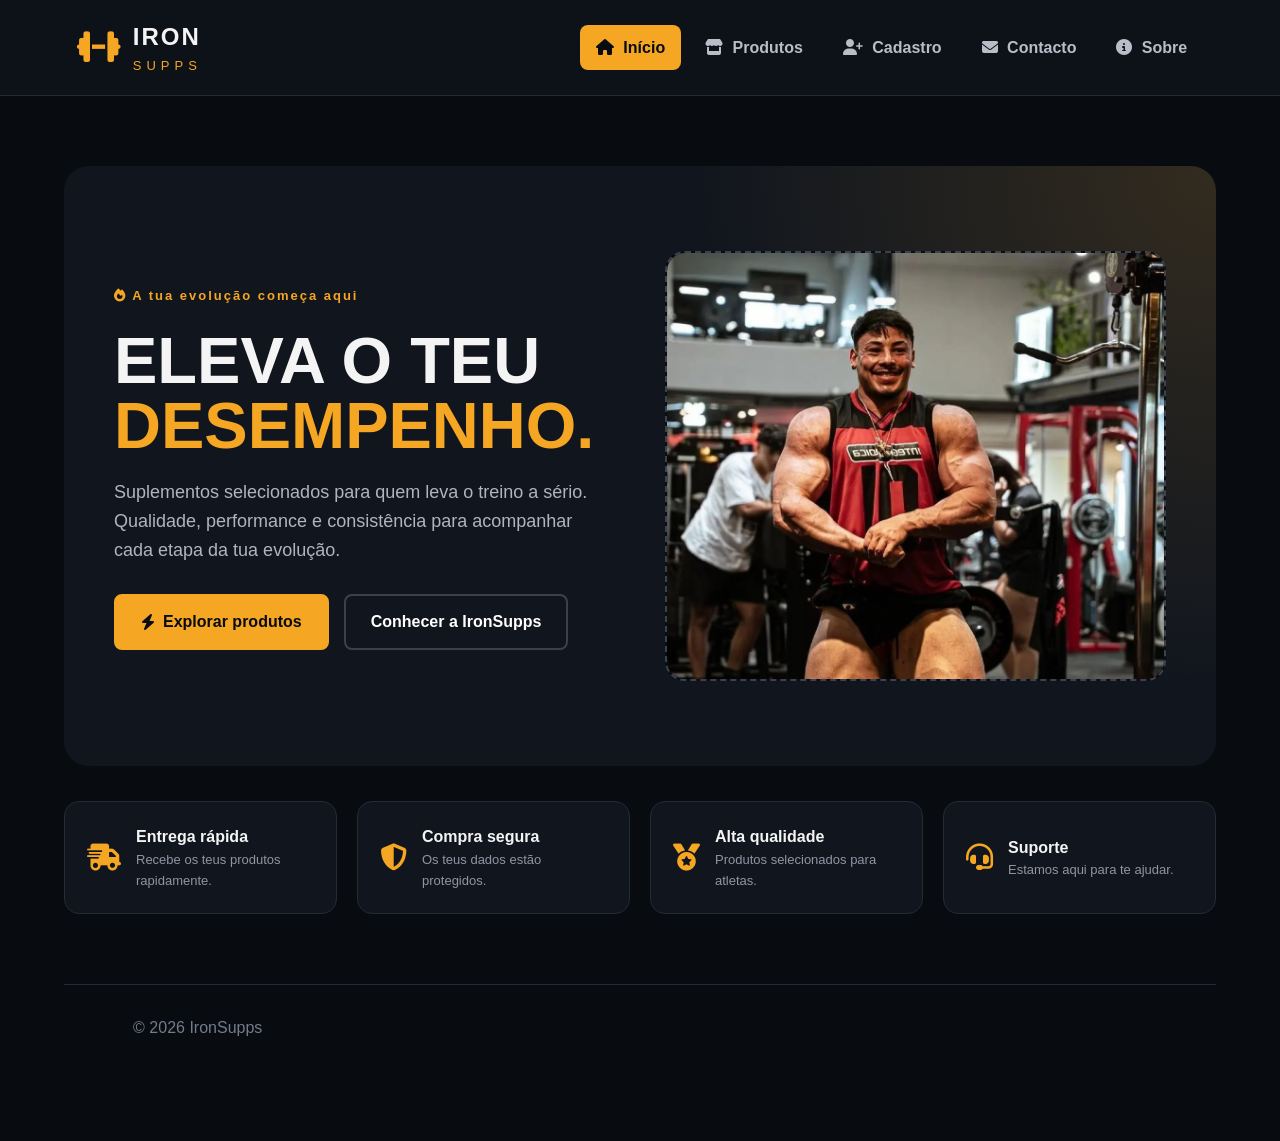
<file: index.html>
<!DOCTYPE html>
<html lang="pt">
<head>
    <meta charset="UTF-8">
    <meta name="viewport" content="width=device-width, initial-scale=1.0">

    <title>IronSupps | Suplementos Esportivos</title>

    <link rel="stylesheet"
          href="https://cdnjs.cloudflare.com/ajax/libs/font-awesome/6.5.2/css/all.min.css">

    <link rel="stylesheet" href="projecto.css">
</head>

<body>

<header class="header">

    <a href="index.html" class="logo">
        <i class="fa-solid fa-dumbbell"></i>

        <div>
            <span class="logo-main">IRON</span>
            <span class="logo-sub">SUPPS</span>
        </div>
    </a>

    <nav class="navbar">

        <a href="index.html" class="nav-btn active">
            <i class="fa-solid fa-house"></i>
            Início
        </a>

        <a href="produtos.html" class="nav-btn">
            <i class="fa-solid fa-store"></i>
            Produtos
        </a>

        <a href="cadastro.html" class="nav-btn">
            <i class="fa-solid fa-user-plus"></i>
            Cadastro
        </a>

        <a href="contacto.html" class="nav-btn">
            <i class="fa-solid fa-envelope"></i>
            Contacto
        </a>

        <a href="sobre.html" class="nav-btn">
            <i class="fa-solid fa-circle-info"></i>
            Sobre
        </a>

    </nav>

</header>


<main>

    <!-- HERO -->

    <section class="hero">

        <div class="hero-content">

            <span class="hero-label">
                <i class="fa-solid fa-fire"></i>
                A tua evolução começa aqui
            </span>

            <h1>
                ELEVA O TEU
                <span>DESEMPENHO.</span>
            </h1>

            <p>
                Suplementos selecionados para quem leva o treino
                a sério. Qualidade, performance e consistência
                para acompanhar cada etapa da tua evolução.
            </p>

            <div class="hero-buttons">

                <a href="produtos.html" class="btn-primary">
                    <i class="fa-solid fa-bolt"></i>
                    Explorar produtos
                </a>

                <a href="sobre.html" class="btn-secondary">
                    Conhecer a IronSupps
                </a>

            </div>

        </div>


        <!-- ESPAÇO PARA FOTO PRINCIPAL -->

        <div class="hero-image">

            <img src="Projeto Dallas.jpeg"
                 alt="Imagem principal da IronSupps">

        </div>

    </section>


    <!-- BENEFÍCIOS -->

    <section class="benefits">

        <div class="benefit">
            <i class="fa-solid fa-truck-fast"></i>

            <div>
                <h3>Entrega rápida</h3>
                <p>Recebe os teus produtos rapidamente.</p>
            </div>
        </div>

        <div class="benefit">
            <i class="fa-solid fa-shield-halved"></i>

            <div>
                <h3>Compra segura</h3>
                <p>Os teus dados estão protegidos.</p>
            </div>
        </div>

        <div class="benefit">
            <i class="fa-solid fa-medal"></i>

            <div>
                <h3>Alta qualidade</h3>
                <p>Produtos selecionados para atletas.</p>
            </div>
        </div>

        <div class="benefit">
            <i class="fa-solid fa-headset"></i>

            <div>
                <h3>Suporte</h3>
                <p>Estamos aqui para te ajudar.</p>
            </div>
        </div>

    </section>

<footer class="footer">

    <div>
        © 2026 IronSupps
    </div>


</footer>

</body>
</html>
</file>
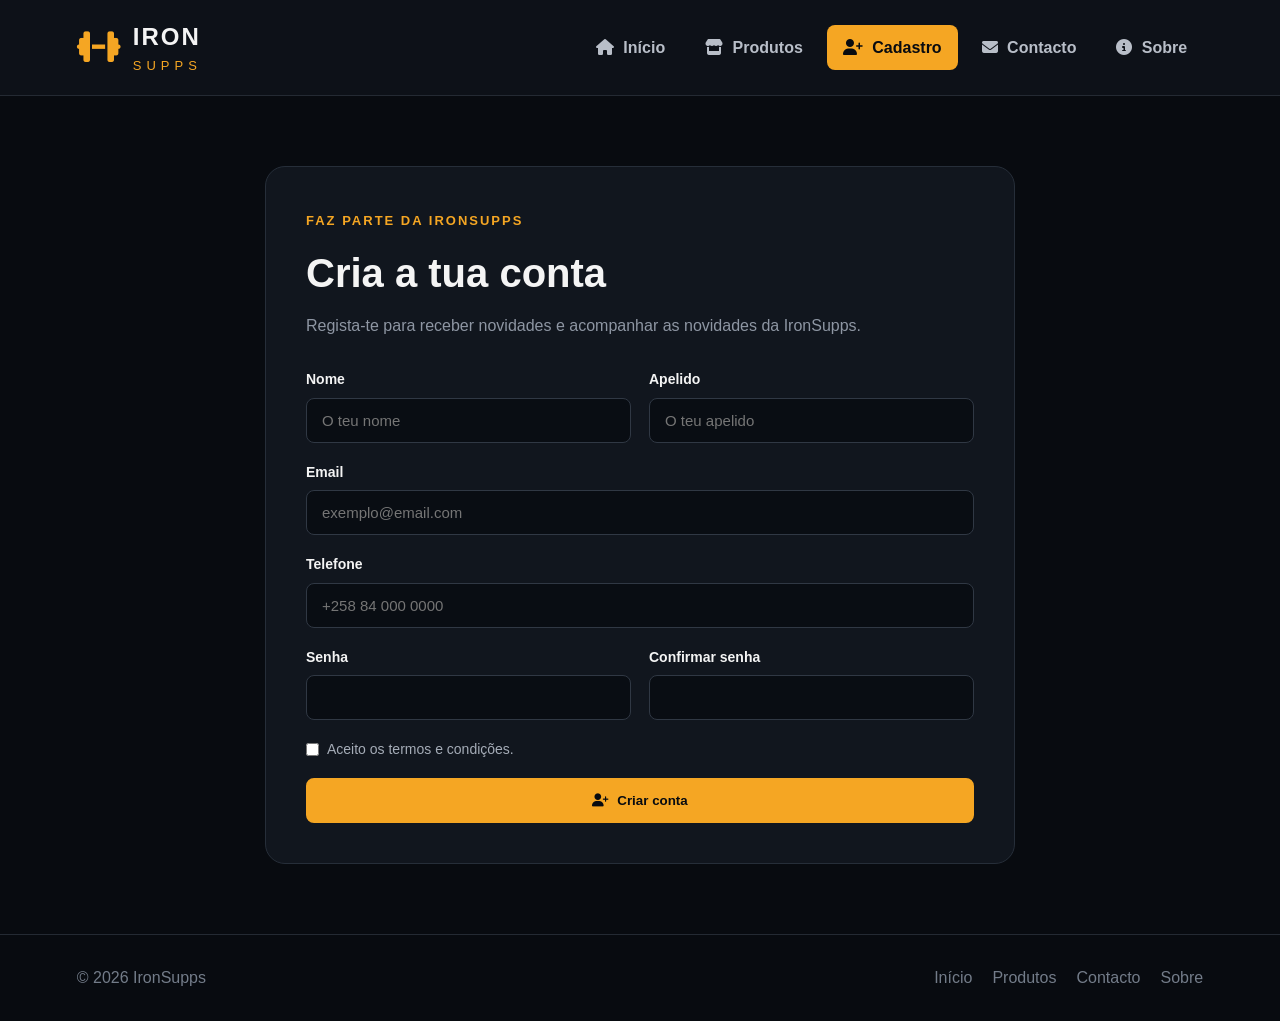
<file: cadastro.html>
<!DOCTYPE html>
<html lang="pt">

<head>

    <meta charset="UTF-8">
    <meta name="viewport" content="width=device-width, initial-scale=1.0">

    <title>Cadastro | IronSupps</title>

    <link rel="stylesheet"
          href="https://cdnjs.cloudflare.com/ajax/libs/font-awesome/6.5.2/css/all.min.css">

    <link rel="stylesheet" href="projecto.css">

</head>

<body>


<header class="header">

    <a href="index.html" class="logo">

        <i class="fa-solid fa-dumbbell"></i>

        <div>
            <span class="logo-main">IRON</span>
            <span class="logo-sub">SUPPS</span>
        </div>

    </a>


    <nav class="navbar">

        <a href="index.html" class="nav-btn">
            <i class="fa-solid fa-house"></i>
            Início
        </a>

        <a href="produtos.html" class="nav-btn">
            <i class="fa-solid fa-store"></i>
            Produtos
        </a>

        <a href="cadastro.html" class="nav-btn active">
            <i class="fa-solid fa-user-plus"></i>
            Cadastro
        </a>

        <a href="contacto.html" class="nav-btn">
            <i class="fa-solid fa-envelope"></i>
            Contacto
        </a>

        <a href="sobre.html" class="nav-btn">
            <i class="fa-solid fa-circle-info"></i>
            Sobre
        </a>

    </nav>

</header>


<main>

    <section class="form-section">

        <div class="form-intro">

            <span class="section-label">
                FAZ PARTE DA IRONSUPPS
            </span>

            <h1>
                Cria a tua conta
            </h1>

            <p>
                Regista-te para receber novidades e acompanhar
                as novidades da IronSupps.
            </p>

        </div>


        <form class="form">

            <div class="form-row">

                <div class="input-group">

                    <label>Nome</label>

                    <input
                        type="text"
                        required
                        placeholder="O teu nome">

                </div>


                <div class="input-group">

                    <label>Apelido</label>

                    <input
                        type="text"
                        required
                        placeholder="O teu apelido">

                </div>

            </div>


            <div class="input-group">

                <label>Email</label>

                <input
                    type="email"
                    required
                    placeholder="exemplo@email.com">

            </div>


            <div class="input-group">

                <label>Telefone</label>

                <input
                    type="tel"
                    required
                    placeholder="+258 84 000 0000">

            </div>


            <div class="form-row">

                <div class="input-group">

                    <label>Senha</label>

                    <input
                        type="password"
                        required
                        minlength="6">

                </div>


                <div class="input-group">

                    <label>Confirmar senha</label>

                    <input
                        type="password"
                        required
                        minlength="6">

                </div>

            </div>


            <label class="checkbox">

                <input type="checkbox" required>

                Aceito os termos e condições.

            </label>


            <button type="submit"
                    class="btn-primary full">

                <i class="fa-solid fa-user-plus"></i>

                Criar conta

            </button>

        </form>

    </section>

</main>


<footer class="footer">

    <div>© 2026 IronSupps</div>

    <div class="footer-links">

        <a href="index .html">Início</a>
        <a href="produtos.html">Produtos</a>
        <a href="contacto.html">Contacto</a>
        <a href="sobre.html">Sobre</a>

    </div>

</footer>

</body>
</html>
</file>
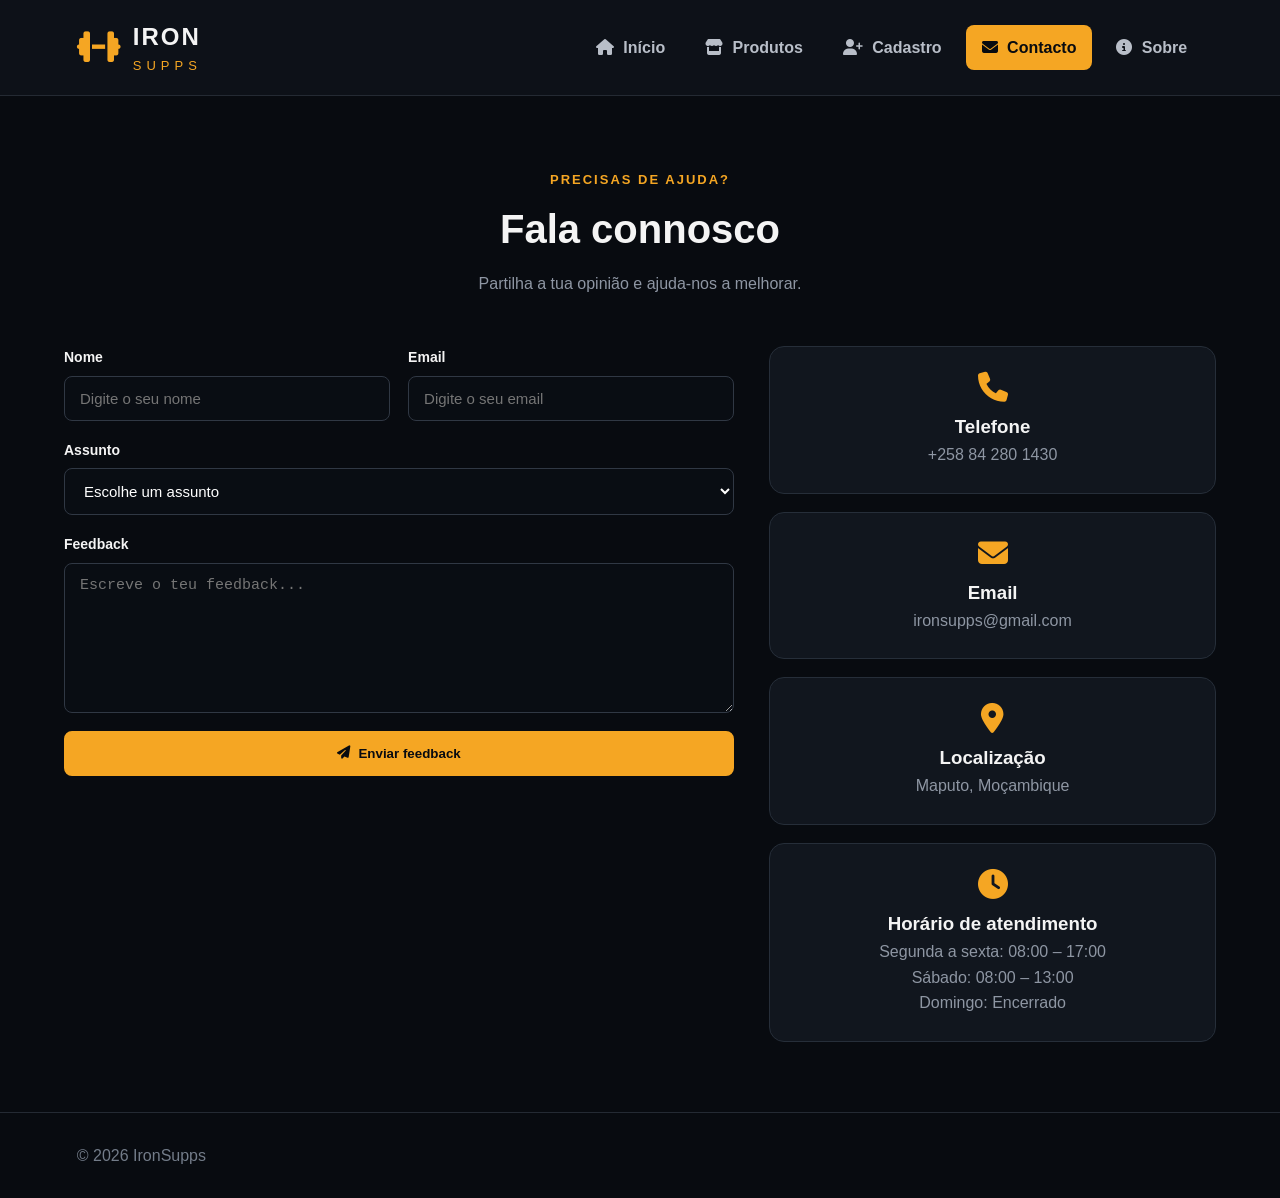
<file: contacto.html>
<!DOCTYPE html>
<html lang="pt">

<head>
    <meta charset="UTF-8">
    <meta name="viewport" content="width=device-width, initial-scale=1.0">

    <title>Contacto | IronSupps</title>

    
    <link rel="stylesheet"
          href="https://cdnjs.cloudflare.com/ajax/libs/font-awesome/6.5.2/css/all.min.css">

    
    <link rel="stylesheet" href="projecto.css">
</head>

<body>

    

    <header class="header">

        <a href="index.html" class="logo">

            <i class="fa-solid fa-dumbbell"></i>

            <div>
                <span class="logo-main">IRON</span>
                <span class="logo-sub">SUPPS</span>
            </div>

        </a>


        <nav class="navbar">

            <a href="index.html" class="nav-btn">
                <i class="fa-solid fa-house"></i>
                Início
            </a>

            <a href="produtos.html" class="nav-btn">
                <i class="fa-solid fa-store"></i>
                Produtos
            </a>

            <a href="cadastro.html" class="nav-btn">
                <i class="fa-solid fa-user-plus"></i>
                Cadastro
            </a>

            <a href="contacto.html" class="nav-btn active">
                <i class="fa-solid fa-envelope"></i>
                Contacto
            </a>

            <a href="sobre.html" class="nav-btn">
                <i class="fa-solid fa-circle-info"></i>
                Sobre
            </a>

        </nav>

    </header>


    

    <main>

        

        <section class="page-title">

            <span class="section-label">
                PRECISAS DE AJUDA?
            </span>

            <h1>
                Fala connosco
            </h1>

            <p>
                Partilha a tua opinião e ajuda-nos a melhorar.
            </p>

        </section>


        

        <section class="contact-layout">


            

            <form class="form" id="feedbackForm">

                <div class="form-row">

                    

                    <div class="input-group">

                        <label for="nome">
                            Nome
                        </label>

                        <input
                            type="text"
                            id="nome"
                            name="nome"
                            placeholder="Digite o seu nome"
                            required
                        >

                    </div>


                    

                    <div class="input-group">

                        <label for="email">
                            Email
                        </label>

                        <input
                            type="email"
                            id="email"
                            name="email"
                            placeholder="Digite o seu email"
                            required
                        >

                    </div>

                </div>


                

                <div class="input-group">

                    <label for="assunto">
                        Assunto
                    </label>

                    <select
                        id="assunto"
                        name="assunto"
                        required
                    >

                        <option value="">
                            Escolhe um assunto
                        </option>

                        <option value="Elogio">
                            Elogio
                        </option>

                        <option value="Sugestão">
                            Sugestão
                        </option>

                        <option value="Reclamação">
                            Reclamação
                        </option>

                        <option value="Outro">
                            Outro
                        </option>

                    </select>

                </div>


                

                <div class="input-group">

                    <label for="feedback">
                        Feedback
                    </label>

                    <textarea
                        id="feedback"
                        name="feedback"
                        placeholder="Escreve o teu feedback..."
                        required
                    ></textarea>

                </div>


                

                <button
                    type="submit"
                    class="btn-primary"
                >

                    <i class="fa-solid fa-paper-plane"></i>

                    Enviar feedback

                </button>

            </form>



            

            <div class="contact-cards">


                

                <div class="contact-card">

                    <i class="fa-solid fa-phone"></i>

                    <h3>
                        Telefone
                    </h3>

                    <p>
                        +258 84 280 1430
                    </p>

                </div>


                

                <div class="contact-card">

                    <i class="fa-solid fa-envelope"></i>

                    <h3>
                        Email
                    </h3>

                    <p>

                        <a href="mailto:ironsupps@gmail.com">
                            ironsupps@gmail.com
                        </a>

                    </p>

                </div>


                

                <div class="contact-card">

                    <i class="fa-solid fa-location-dot"></i>

                    <h3>
                        Localização
                    </h3>

                    <p>
                        Maputo, Moçambique
                    </p>

                </div>


                

                <div class="contact-card">

                    <i class="fa-solid fa-clock"></i>

                    <h3>
                        Horário de atendimento
                    </h3>

                    <p>
                        Segunda a sexta: 08:00 – 17:00
                    </p>

                    <p>
                        Sábado: 08:00 – 13:00
                    </p>

                    <p>
                        Domingo: Encerrado
                    </p>

                </div>

            </div>

        </section>

    </main>



    

    <footer class="footer">

        <div>
            © 2026 IronSupps
        </div>


    </footer>

    <script>

        document
            .getElementById("feedbackForm")
            .addEventListener("submit", function(event) {

                /* Impede o formulário de recarregar a página */
                event.preventDefault();


                /* Substitui o formulário pela mensagem */
                this.innerHTML = `

                    <div class="feedback-success">

                        <i class="fa-solid fa-circle-check"></i>

                        <h2>
                            Agradecemos pelo seu feedback!
                        </h2>

                        <p>
                            A sua opinião foi recebida com sucesso
                            e é muito importante para a IronSupps.
                        </p>

                    </div>

                `;

            });

    </script>

</body>

</html>
</file>
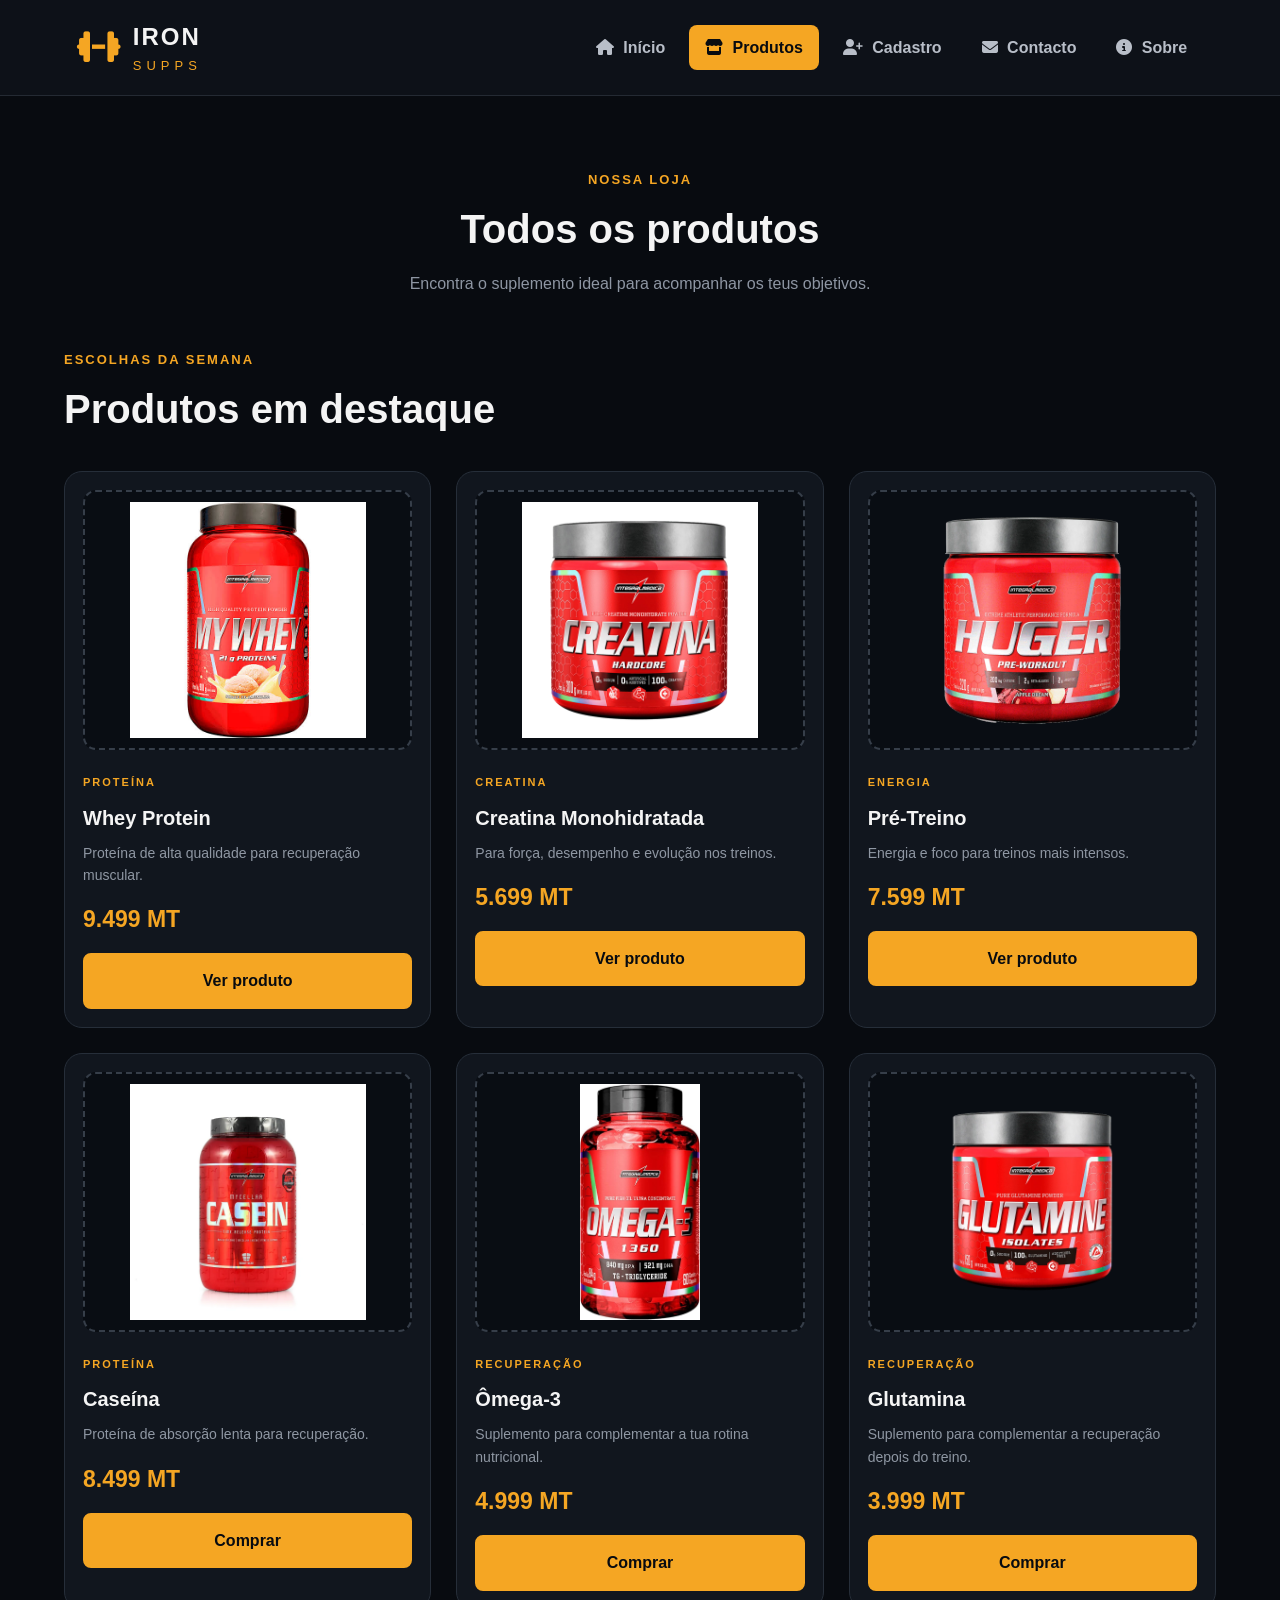
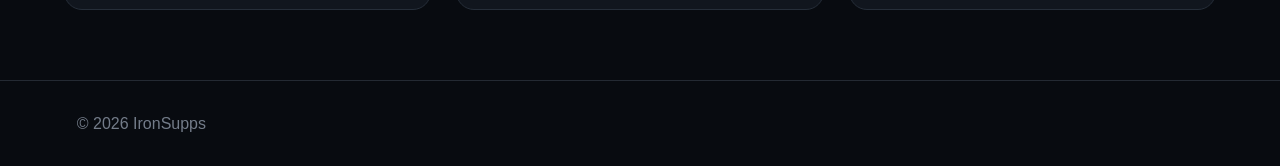
<file: produtos.html>
<!DOCTYPE html>
<html lang="pt">

<head>

    <meta charset="UTF-8">
    <meta name="viewport" content="width=device-width, initial-scale=1.0">

    <title>Produtos | IronSupps</title>

    
    <link
        rel="stylesheet"
        href="https://cdnjs.cloudflare.com/ajax/libs/font-awesome/6.5.2/css/all.min.css"
    >

    
    <link rel="stylesheet" href="projecto.css">

</head>


<body>


<header class="header">

    <a href="index .html" class="logo">

        <i class="fa-solid fa-dumbbell"></i>

        <div>
            <span class="logo-main">IRON</span>
            <span class="logo-sub">SUPPS</span>
        </div>

    </a>


    <nav class="navbar">

        <a href="index.html" class="nav-btn">
            <i class="fa-solid fa-house"></i>
            Início
        </a>

        <a href="produtos.html" class="nav-btn active">
            <i class="fa-solid fa-store"></i>
            Produtos
        </a>

        <a href="cadastro.html" class="nav-btn">
            <i class="fa-solid fa-user-plus"></i>
            Cadastro
        </a>

        <a href="contacto.html" class="nav-btn">
            <i class="fa-solid fa-envelope"></i>
            Contacto
        </a>

        <a href="sobre.html" class="nav-btn">
            <i class="fa-solid fa-circle-info"></i>
            Sobre
        </a>

    </nav>

</header>



<main>


    

    <section class="page-title">

        <span class="section-label">
            NOSSA LOJA
        </span>

        <h1>
            Todos os produtos
        </h1>

        <p>
            Encontra o suplemento ideal para acompanhar
            os teus objetivos.
        </p>

    </section>




    <section class="products-section">


        <div class="section-header">

            <div>

                <span class="section-label">
                    ESCOLHAS DA SEMANA
                </span>

                <h2>
                    Produtos em destaque
                </h2>

            </div>

        </div>



        <div class="product-grid">


            

            <article class="product-card">

                <div class="product-image">

                    <img
                        src="Whey.jpg"
                        alt="Whey Protein"
                    >

                </div>


                <div class="product-info">

                    <span class="product-category">
                        PROTEÍNA
                    </span>

                    <h3>
                        Whey Protein
                    </h3>

                    <p>
                        Proteína de alta qualidade para
                        recuperação muscular.
                    </p>

                    <strong class="price">
                        9.499 MT
                    </strong>

                    <a
                        href="contacto.html"
                        class="btn-primary full"
                    >
                        Ver produto
                    </a>

                </div>

            </article>




            

            <article class="product-card">

                <div class="product-image">

                    <img
                        src="Creatina.jpg"
                        alt="Creatina Monohidratada"
                    >

                </div>


                <div class="product-info">

                    <span class="product-category">
                        CREATINA
                    </span>

                    <h3>
                        Creatina Monohidratada
                    </h3>

                    <p>
                        Para força, desempenho e evolução
                        nos treinos.
                    </p>

                    <strong class="price">
                        5.699 MT
                    </strong>

                    <a
                        href="contacto.html"
                        class="btn-primary full"
                    >
                        Ver produto
                    </a>

                </div>

            </article>



            

            <article class="product-card">

                <div class="product-image">

                    <img
                        src="Pré treino.jpg"
                        alt="Pré-treino"
                    >

                </div>


                <div class="product-info">

                    <span class="product-category">
                        ENERGIA
                    </span>

                    <h3>
                        Pré-Treino
                    </h3>

                    <p>
                        Energia e foco para treinos
                        mais intensos.
                    </p>

                    <strong class="price">
                        7.599 MT
                    </strong>

                    <a
                        href="contacto.html"
                        class="btn-primary full"
                    >
                        Ver produto
                    </a>

                </div>

            </article>



            

            <article class="product-card">

                <div class="product-image">

                    <img
                        src="Whey Casein.jpg"
                        alt="Caseína"
                    >

                </div>


                <div class="product-info">

                    <span class="product-category">
                        PROTEÍNA
                    </span>

                    <h3>
                        Caseína
                    </h3>

                    <p>
                        Proteína de absorção lenta para
                        recuperação.
                    </p>

                    <strong class="price">
                        8.499 MT
                    </strong>

                    <a
                        href="contacto.html"
                        class="btn-primary full"
                    >
                        Comprar
                    </a>

                </div>

            </article>



            

            <article class="product-card">

                <div class="product-image">

                    <img
                        src="Omega 3.jpg"
                        alt="Ômega-3"
                    >

                </div>


                <div class="product-info">

                    <span class="product-category">
                        RECUPERAÇÃO
                    </span>

                    <h3>
                        Ômega-3
                    </h3>

                    <p>
                        Suplemento para complementar
                        a tua rotina nutricional.
                    </p>

                    <strong class="price">
                        4.999 MT
                    </strong>

                    <a
                        href="contacto.html"
                        class="btn-primary full"
                    >
                        Comprar
                    </a>

                </div>

            </article>



            

            <article class="product-card">

                <div class="product-image">

                    <img
                        src="Glutamina.jpg"
                        alt="Glutamina"
                    >

                </div>


                <div class="product-info">

                    <span class="product-category">
                        RECUPERAÇÃO
                    </span>

                    <h3>
                        Glutamina
                    </h3>

                    <p>
                        Suplemento para complementar
                        a recuperação depois do treino.
                    </p>

                    <strong class="price">
                        3.999 MT
                    </strong>

                    <a
                        href="contacto.html"
                        class="btn-primary full"
                    >
                        Comprar
                    </a>

                </div>

            </article>


        </div>

    </section>

</main>





<footer class="footer">

    <div>
        © 2026 IronSupps
    </div>

</footer>


</body>

</html>
</file>
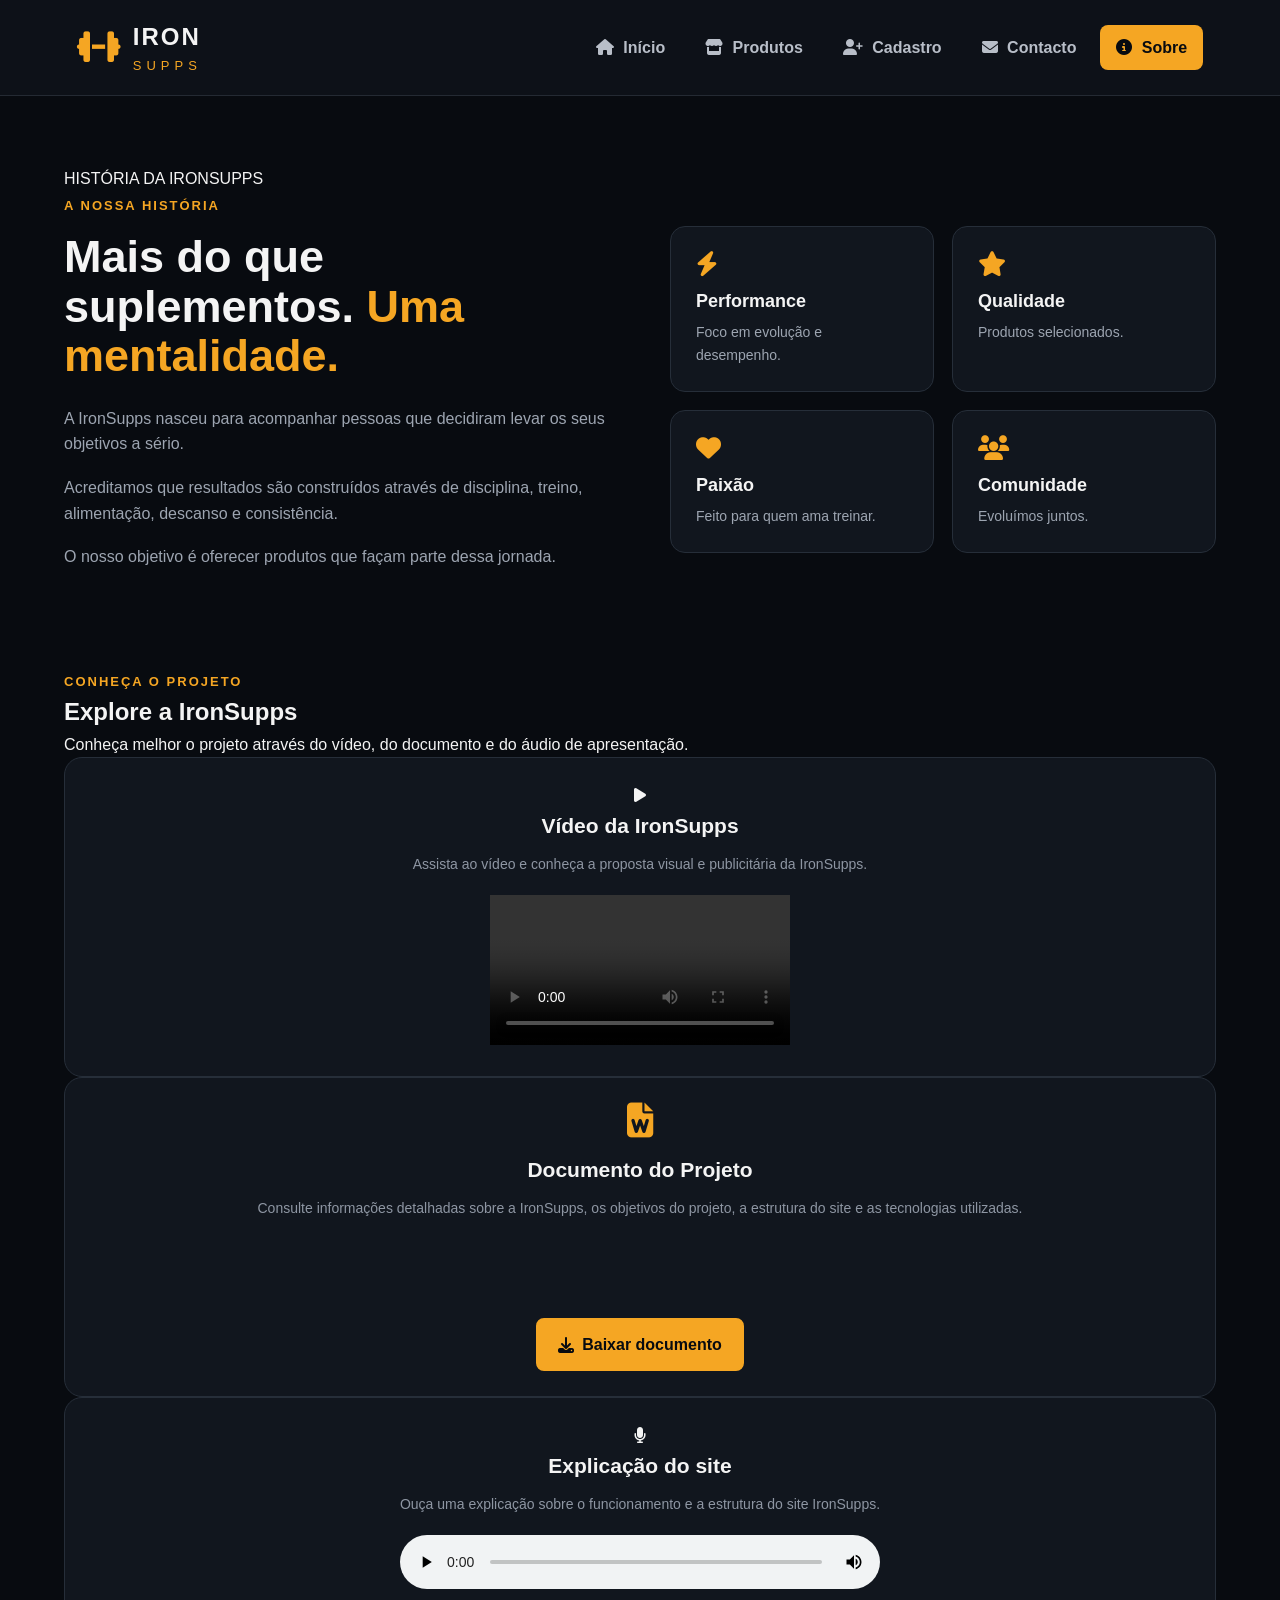
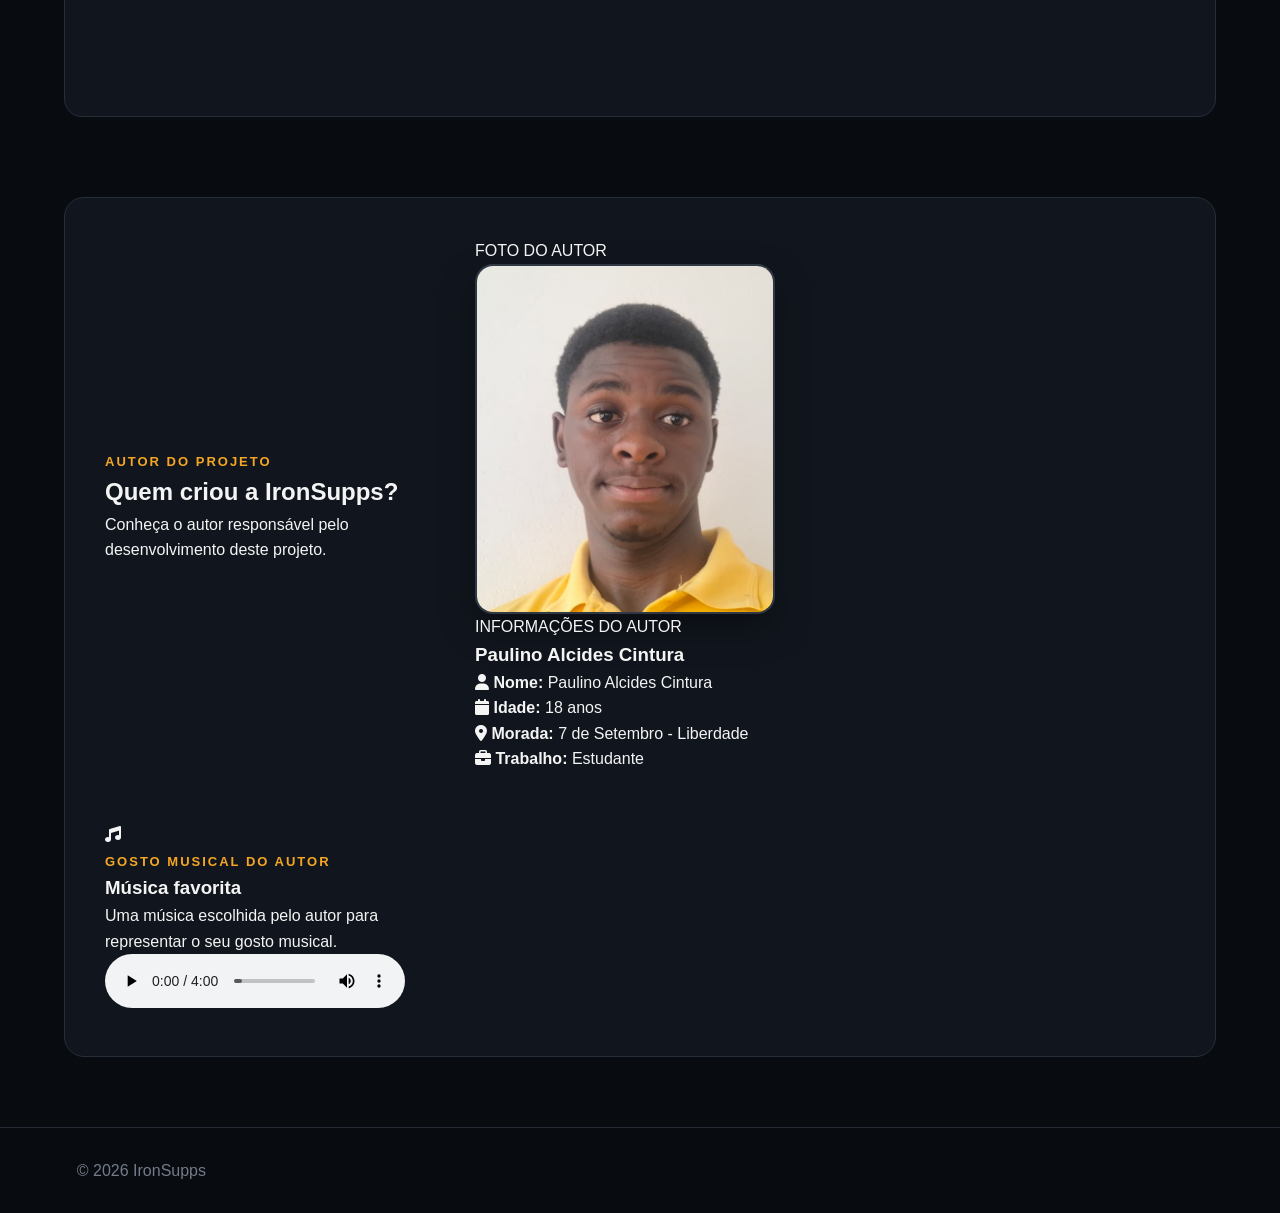
<file: sobre.html>
<!DOCTYPE html>

<html lang="pt">

<head>

<meta charset="UTF-8">
<meta name="viewport" content="width=device-width, initial-scale=1.0">

<title>Sobre | IronSupps</title>

<link rel="stylesheet"
      href="https://cdnjs.cloudflare.com/ajax/libs/font-awesome/6.5.2/css/all.min.css">

<link rel="stylesheet" href="projecto.css">

</head>

<body>

<header class="header">

<a href="index.html" class="logo">

    <i class="fa-solid fa-dumbbell"></i>

    <div>
        <span class="logo-main">IRON</span>
        <span class="logo-sub">SUPPS</span>
    </div>

</a>


<nav class="navbar">

    <a href="index.html" class="nav-btn">
        <i class="fa-solid fa-house"></i>
        Início
    </a>

    <a href="produtos.html" class="nav-btn">
        <i class="fa-solid fa-store"></i>
        Produtos
    </a>

    <a href="cadastro.html" class="nav-btn">
        <i class="fa-solid fa-user-plus"></i>
        Cadastro
    </a>

    <a href="contacto.html" class="nav-btn">
        <i class="fa-solid fa-envelope"></i>
        Contacto
    </a>

    <a href="sobre.html" class="nav-btn active">
        <i class="fa-solid fa-circle-info"></i>
        Sobre
    </a>

</nav>

</header>

<main>

     HISTÓRIA DA IRONSUPPS

<section class="about">

    <div class="about-text">

        <span class="section-label">
            A NOSSA HISTÓRIA
        </span>

        <h1>
            Mais do que suplementos.
            <span>Uma mentalidade.</span>
        </h1>

        <p>
            A IronSupps nasceu para acompanhar pessoas
            que decidiram levar os seus objetivos a sério.
        </p>

        <p>
            Acreditamos que resultados são construídos através
            de disciplina, treino, alimentação, descanso
            e consistência.
        </p>

        <p>
            O nosso objetivo é oferecer produtos que façam
            parte dessa jornada.
        </p>

    </div>



    <div class="values">

        <div>
            <i class="fa-solid fa-bolt"></i>
            <h3>Performance</h3>
            <p>Foco em evolução e desempenho.</p>
        </div>

        <div>
            <i class="fa-solid fa-star"></i>
            <h3>Qualidade</h3>
            <p>Produtos selecionados.</p>
        </div>

        <div>
            <i class="fa-solid fa-heart"></i>
            <h3>Paixão</h3>
            <p>Feito para quem ama treinar.</p>
        </div>

        <div>
            <i class="fa-solid fa-users"></i>
            <h3>Comunidade</h3>
            <p>Evoluímos juntos.</p>
        </div>

    </div>

</section>


<section class="project-content">

    <div class="content-header">

        <span class="section-label">
            CONHEÇA O PROJETO
        </span>

        <h2>
            Explore a <span>IronSupps</span>
        </h2>

        <p>
            Conheça melhor o projeto através do vídeo,
            do documento e do áudio de apresentação.
        </p>

    </div>




    <div class="content-card video-card">

        <div class="content-icon">
            <i class="fa-solid fa-play"></i>
        </div>

        <div class="content-info">

            <h3>Vídeo da IronSupps</h3>

            <p>
                Assista ao vídeo e conheça a proposta visual
                e publicitária da IronSupps.
            </p>

        </div>

        <video controls>

            <source src="IronSupps.mp4" type="video/mp4">

            O seu navegador não suporta a reprodução de vídeos.

        </video>

    </div>




    <div class="content-card">
    <i class="fa-solid fa-file-word"></i>

    <h3>Documento do Projeto</h3>

    <p>
        Consulte informações detalhadas sobre a IronSupps,
        os objetivos do projeto, a estrutura do site e as
        tecnologias utilizadas.
    </p>

    <a href="DOCUMENTO DO PROJETO.docx" download class="content-button">
        <i class="fa-solid fa-download"></i>
        Baixar documento
    </a>
</div>



    <div class="content-card audio-card">

        <div class="content-icon">
            <i class="fa-solid fa-microphone"></i>
        </div>

        <div class="content-info">

            <h3>Explicação do site</h3>

            <p>
                Ouça uma explicação sobre o funcionamento
                e a estrutura do site IronSupps.
            </p>

            <audio controls>

                <source src="IronSupps.mp3" type="audio/mpeg">

                O seu navegador não suporta áudio.

            </audio>

        </div>

    </div>

</section>



<section class="author">

    <div class="author-header">

        <span class="section-label">
            AUTOR DO PROJETO
        </span>

        <h2>
            Quem criou a <span>IronSupps?</span>
        </h2>

        <p>
            Conheça o autor responsável pelo desenvolvimento
            deste projeto.
        </p>

    </div>



    <div class="author-content">


         FOTO DO AUTOR

        <div class="author-image">

            <img
                src="eu.jpeg"
                alt="Foto do autor do projeto">

        </div>



         INFORMAÇÕES DO AUTOR 

        <div class="autor-info">

            <h3>
                Paulino Alcides Cintura
            </h3>

            <div class="author-data">

                <p>
                    <i class="fa-solid fa-user"></i>
                    <strong>Nome:</strong>
                    Paulino Alcides Cintura
                </p>

                <p>
                    <i class="fa-solid fa-calendar"></i>
                    <strong>Idade:</strong>
                    18 anos
                </p>

                <p>
                    <i class="fa-solid fa-location-dot"></i>
                    <strong>Morada:</strong>
                    7 de Setembro - Liberdade
                </p>

                <p>
                    <i class="fa-solid fa-briefcase"></i>
                    <strong>Trabalho:</strong>
                    Estudante
                </p>

            </div>

        </div>

    </div>


    

    <div class="music-section">

        <div class="content-icon">
            <i class="fa-solid fa-music"></i>
        </div>

        <div>

            <span class="section-label">
                GOSTO MUSICAL DO AUTOR
            </span>

            <h3>
                Música favorita
            </h3>

            <p>
                Uma música escolhida pelo autor para representar
                o seu gosto musical.
            </p>

            <audio controls>

                <source
                    src="Amy Winehouse - Back To Black.mp3"
                    type="audio/mpeg">

                O seu navegador não suporta áudio.

            </audio>

        </div>

    </div>

</section>

</main>

<footer class="footer">

<div>
    © 2026 IronSupps
</div>

</footer>

</body>

</html>
</file>
<file: projecto.css>
* {
    margin: 0;
    padding: 0;
    box-sizing: border-box;
}

html {
    scroll-behavior: smooth;
}

body {
    font-family: Arial, Helvetica, sans-serif;
    background: #080b10;
    color: #f4f4f4;
    line-height: 1.6;
}

a {
    text-decoration: none;
    color: inherit;
}



.header {
    width: 100%;
    min-height: 90px;

    display: flex;
    align-items: center;
    justify-content: space-between;

    padding: 18px 6%;

    background: #0d1118;

    border-bottom: 1px solid #242a33;

    position: sticky;
    top: 0;
    z-index: 1000;
}



.logo {
    display: flex;
    align-items: center;
    gap: 12px;
}

.logo i {
    font-size: 35px;
    color: #f5a623;
}

.logo-main {
    display: block;

    font-size: 24px;
    font-weight: 900;

    letter-spacing: 2px;
}

.logo-sub {
    display: block;

    font-size: 13px;

    letter-spacing: 5px;

    color: #f5a623;
}



.navbar {
    display: flex;

    gap: 8px;
}

.nav-btn {
    padding: 10px 16px;

    border-radius: 8px;

    color: #b8bec8;

    font-weight: 600;

    transition: 0.3s;
}

.nav-btn i {
    margin-right: 5px;
}

.nav-btn:hover,
.nav-btn.active {
    background: #f5a623;

    color: #080b10;
}



main {
    width: 90%;

    max-width: 1250px;

    margin: auto;

    padding: 70px 0;
}



.hero {
    min-height: 600px;

    display: grid;

    grid-template-columns: 1fr 1fr;

    align-items: center;

    gap: 50px;

    padding: 50px;

    border-radius: 25px;

    background:
        radial-gradient(
            circle at top right,
            rgba(245, 166, 35, 0.15),
            transparent 40%
        ),
        #11161e;
}

.hero-label,
.section-label {
    color: #f5a623;

    font-size: 13px;

    font-weight: 800;

    letter-spacing: 2px;
}

.hero h1 {
    font-size: 65px;

    line-height: 1;

    margin: 20px 0;
}

.hero h1 span {
    display: block;

    color: #f5a623;
}

.hero p {
    max-width: 560px;

    color: #aeb5c0;

    font-size: 18px;

    margin-bottom: 30px;
}

.hero-buttons {
    display: flex;

    gap: 15px;

    flex-wrap: wrap;
}



.btn-primary,
.btn-secondary {
    display: inline-flex;

    align-items: center;

    justify-content: center;

    gap: 8px;

    padding: 13px 25px;

    border-radius: 8px;

    font-weight: 700;

    cursor: pointer;

    transition: 0.3s;
}

.btn-primary {
    background: #f5a623;

    color: #080b10;

    border: 2px solid #f5a623;
}

.btn-primary:hover {
    background: #ffbd4a;

    transform: translateY(-3px);
}

.btn-secondary {
    border: 2px solid #39414d;

    color: white;
}

.btn-secondary:hover {
    border-color: #f5a623;

    color: #f5a623;
}

.full {
    width: 100%;
}



.hero-image {
    width: 100%;

    height: 430px;

    display: flex;

    align-items: center;

    justify-content: center;

    background: #0a0e14;

    border: 2px dashed #3b424d;

    border-radius: 20px;

    overflow: hidden;
}

.hero-image img {
    width: 100%;

    height: 100%;

    display: block;

    object-fit: cover;

    object-position: center;

    border-radius: 18px;
}



.benefits {
    display: grid;

    grid-template-columns: repeat(4, 1fr);

    gap: 20px;

    margin: 35px 0 70px;
}

.benefit {
    display: flex;

    gap: 15px;

    align-items: center;

    padding: 22px;

    background: #11161e;

    border: 1px solid #242b35;

    border-radius: 15px;
}

.benefit i {
    font-size: 27px;

    color: #f5a623;
}

.benefit h3 {
    font-size: 16px;
}

.benefit p {
    color: #8e96a3;

    font-size: 13px;
}



.section-header {
    display: flex;

    justify-content: space-between;

    align-items: end;

    margin-bottom: 30px;
}

.section-header h2,
.page-title h1 {
    font-size: 40px;

    margin-top: 5px;
}

.view-all {
    color: #f5a623;

    font-weight: 700;
}



.product-grid {
    display: grid;

    grid-template-columns: repeat(3, 1fr);

    gap: 25px;
}

.product-card {
    background: #11161e;

    border: 1px solid #262e39;

    border-radius: 18px;

    padding: 18px;

    transition: 0.3s;
}

.product-card:hover {
    transform: translateY(-7px);

    border-color: #f5a623;

    box-shadow:
        0 15px 40px rgba(0, 0, 0, 0.35);
}



.product-image {
    width: 100%;

    height: 260px;

    background: #090d13;

    border-radius: 13px;

    margin-bottom: 18px;

    overflow: hidden;

    display: flex;

    align-items: center;

    justify-content: center;

    border: 2px dashed #363e49;
}

.product-image img {
    width: 100%;

    height: 100%;

    display: block;

    object-fit: contain;

    object-position: center;

    padding: 10px;

    transition: 0.4s;
}

.product-card:hover .product-image img {
    transform: scale(1.05);
}

.product-category {
    color: #f5a623;

    font-size: 11px;

    font-weight: 800;

    letter-spacing: 2px;
}

.product-card h3 {
    margin: 8px 0;

    font-size: 20px;
}

.product-card p {
    color: #8f97a3;

    font-size: 14px;

    margin-bottom: 15px;
}

.price {
    display: block;

    color: #f5a623;

    font-size: 23px;

    margin-bottom: 15px;
}



.page-title {
    margin-bottom: 50px;

    text-align: center;
}

.page-title p {
    color: #8e96a3;

    margin-top: 10px;
}



.form-section {
    max-width: 750px;

    margin: auto;

    background: #11161e;

    border: 1px solid #262e39;

    border-radius: 20px;

    padding: 40px;
}

.form-intro {
    margin-bottom: 30px;
}

.form-intro h1 {
    font-size: 40px;

    margin: 8px 0;
}

.form-intro p {
    color: #8e96a3;
}

.form {
    display: flex;

    flex-direction: column;

    gap: 18px;
}

.form-row {
    display: grid;

    grid-template-columns: 1fr 1fr;

    gap: 18px;
}

.input-group {
    display: flex;

    flex-direction: column;

    gap: 7px;
}

.input-group label {
    font-weight: 700;

    font-size: 14px;
}

.input-group input,
.input-group select,
.input-group textarea {
    width: 100%;

    padding: 13px 15px;

    background: #090d13;

    color: white;

    border: 1px solid #303844;

    border-radius: 8px;

    outline: none;

    font-size: 15px;
}

.input-group input:focus,
.input-group select:focus,
.input-group textarea:focus {
    border-color: #f5a623;
}

.input-group textarea {
    min-height: 150px;

    resize: vertical;
}

.checkbox {
    display: flex;

    align-items: center;

    gap: 8px;

    color: #a5acb7;

    font-size: 14px;
}



.contact-layout {
    display: grid;

    grid-template-columns: 1.5fr 1fr;

    gap: 35px;

    align-items: start;
}

.contact-cards {
    display: grid;

    gap: 18px;
}

.contact-card {
    background: #11161e;

    border: 1px solid #262e39;

    border-radius: 15px;

    padding: 25px;

    text-align: center;

    transition: 0.3s;
}

.contact-card:hover {
    border-color: #f5a623;

    transform: translateY(-4px);
}

.contact-card i {
    font-size: 30px;

    color: #f5a623;

    margin-bottom: 10px;
}

.contact-card p {
    color: #8e96a3;
}



.about {
    display: grid;

    grid-template-columns: 1fr 1fr;

    gap: 60px;

    align-items: center;

    margin-bottom: 80px;
}

.about h1 {
    font-size: 45px;

    line-height: 1.1;

    margin: 15px 0 25px;
}

.about h1 span {
    color: #f5a623;
}

.about p {
    color: #9da5b1;

    margin-bottom: 18px;

    font-size: 16px;
}



.values {
    display: grid;

    grid-template-columns: 1fr 1fr;

    gap: 18px;
}

.values > div {
    background: #11161e;

    border: 1px solid #262e39;

    border-radius: 15px;

    padding: 25px;

    transition: 0.3s;
}

.values > div:hover {
    transform: translateY(-5px);

    border-color: #f5a623;

    box-shadow:
        0 10px 30px rgba(0, 0, 0, 0.30);
}

.values i {
    font-size: 25px;

    color: #f5a623;

    margin-bottom: 10px;
}

.values h3 {
    margin-bottom: 5px;

    font-size: 18px;
}

.values p {
    font-size: 14px;

    margin-top: 5px;

    margin-bottom: 0;
}



.project-content {
    margin-top: 80px;
}



.project-content-header {
    text-align: center;

    margin-bottom: 40px;
}

.project-content-header h2 {
    font-size: 40px;

    margin-top: 8px;
}

.project-content-header p {
    max-width: 650px;

    margin: 12px auto 0;

    color: #8e96a3;
}



.content-grid {
    display: grid;

    grid-template-columns: repeat(3, 1fr);

    gap: 25px;
}



.content-card {
    min-height: 320px;

    background: #11161e;

    border: 1px solid #262e39;

    border-radius: 18px;

    padding: 25px;

    text-align: center;

    transition: 0.3s;

    display: flex;

    flex-direction: column;

    align-items: center;
}

.content-card:hover {
    transform: translateY(-6px);

    border-color: #f5a623;

    box-shadow:
        0 15px 40px rgba(0, 0, 0, 0.35);
}



.content-card > i {
    font-size: 35px;

    color: #f5a623;

    margin-bottom: 15px;
}

.content-card h3 {
    font-size: 21px;

    margin-bottom: 10px;
}

.content-card p {
    color: #8e96a3;

    font-size: 14px;

    margin-bottom: 20px;
}


.project-video {
    width: 85%;
    max-height: 220px;

    border-radius: 12px;

    background: #090d13;

    border: 1px solid #303844;

    margin: 15px auto 0;

    object-fit: contain;
}


.content-card audio {
    width: 100%;

    margin-top: auto;
}



.content-button {
    display: inline-flex;

    align-items: center;

    justify-content: center;

    gap: 8px;

    padding: 12px 20px;

    margin-top: auto;

    background: #f5a623;

    color: #080b10;

    border: 2px solid #f5a623;

    border-radius: 8px;

    font-weight: 700;

    transition: 0.3s;
}

.content-button:hover {
    background: #ffbd4a;

    border-color: #ffbd4a;

    transform: translateY(-3px);
}



.author {
    display: grid;

    grid-template-columns: 320px 1fr;

    gap: 50px;

    align-items: center;

    margin-top: 80px;

    padding: 40px;

    background: #11161e;

    border: 1px solid #262e39;

    border-radius: 20px;

    position: relative;
}



.author-image {
    width: 300px;

    height: 350px;

    background: #090d13;

    border: 2px solid #303844;

    border-radius: 18px;

    overflow: hidden;

    display: flex;

    align-items: center;

    justify-content: center;

    box-shadow:
        0 15px 35px rgba(0, 0, 0, 0.35);
}

.author-image img {
    width: 100%;

    height: 100%;

    object-fit: cover;

    object-position: center;

    transition: 0.4s;
}

.author-image:hover img {
    transform: scale(1.04);
}



.author-info {
    display: flex;

    flex-direction: column;

    justify-content: center;
}

.author-info .section-label {
    margin-bottom: 8px;
}

.author-info h2 {
    font-size: 40px;

    line-height: 1.1;

    margin: 10px 0 20px;
}

.author-info h2 span {
    color: #f5a623;
}

.author-info p {
    color: #9da5b1;

    font-size: 16px;

    line-height: 1.9;

    margin-bottom: 15px;
}



.author-music {
    grid-column: 1 / -1;

    margin-top: 30px;

    padding-top: 30px;

    border-top: 1px solid #262e39;

    text-align: center;
}

.author-music h2 {
    font-size: 28px;

    margin-bottom: 8px;
}

.author-music h2 span {
    color: #f5a623;
}

.author-music p {
    color: #8e96a3;

    font-size: 14px;

    margin-bottom: 18px;
}

.author-music audio {
    width: 100%;

    max-width: 600px;
}



.footer {
    display: flex;

    justify-content: space-between;

    align-items: center;

    padding: 30px 6%;

    border-top: 1px solid #242a33;

    color: #737c89;
}

.footer-links {
    display: flex;

    gap: 20px;
}

.footer-links a {
    transition: 0.3s;
}

.footer-links a:hover {
    color: #f5a623;
}



@media (max-width: 950px) {


    .header {
        flex-direction: column;

        gap: 20px;
    }



    .hero {
        grid-template-columns: 1fr;

        padding: 30px;
    }

    .hero h1 {
        font-size: 48px;
    }



    .benefits {
        grid-template-columns: 1fr 1fr;
    }



    .product-grid {
        grid-template-columns: 1fr 1fr;
    }



    .about {
        grid-template-columns: 1fr;
    }



    .contact-layout {
        grid-template-columns: 1fr;
    }



    .content-grid {
        grid-template-columns: 1fr;
    }


    .content-card {
        min-height: auto;
    }



    .author {
        grid-template-columns: 1fr;

        text-align: center;

        justify-items: center;
    }

    .author-info {
        align-items: center;
    }

    .author-music {
        width: 100%;
    }
}



@media (max-width: 650px) {


    main {
        width: 94%;

        padding: 40px 0;
    }



    .navbar {
        flex-wrap: wrap;

        justify-content: center;
    }

    .nav-btn {
        padding: 8px 10px;

        font-size: 13px;
    }



    .hero {
        padding: 22px;
    }

    .hero h1 {
        font-size: 38px;
    }

    .hero-image {
        height: 300px;
    }



    .benefits {
        grid-template-columns: 1fr;
    }



    .product-grid {
        grid-template-columns: 1fr;
    }



    .form-row {
        grid-template-columns: 1fr;
    }

    .form-section {
        padding: 25px;
    }



    .values {
        grid-template-columns: 1fr;
    }



    .section-header {
        flex-direction: column;

        align-items: start;

        gap: 15px;
    }



    .about {
        gap: 35px;
    }

    .about h1 {
        font-size: 36px;
    }



    .project-content {
        margin-top: 50px;
    }

    .project-content-header {
        margin-bottom: 30px;
    }

    .project-content-header h2 {
        font-size: 32px;
    }

    .content-card {
        padding: 20px;
    }

    .project-video {
        max-height: 250px;
    }



    .author {
        margin-top: 50px;

        padding: 25px;
    }

    .author-image {
        width: 240px;

        height: 300px;
    }

    .author-info h2 {
        font-size: 32px;
    }



    .author-music h2 {
        font-size: 24px;
    }



    .footer {
        flex-direction: column;

        gap: 15px;

        text-align: center;
    }

    .footer-links {
        flex-wrap: wrap;

        justify-content: center;
    }
}
</file>
